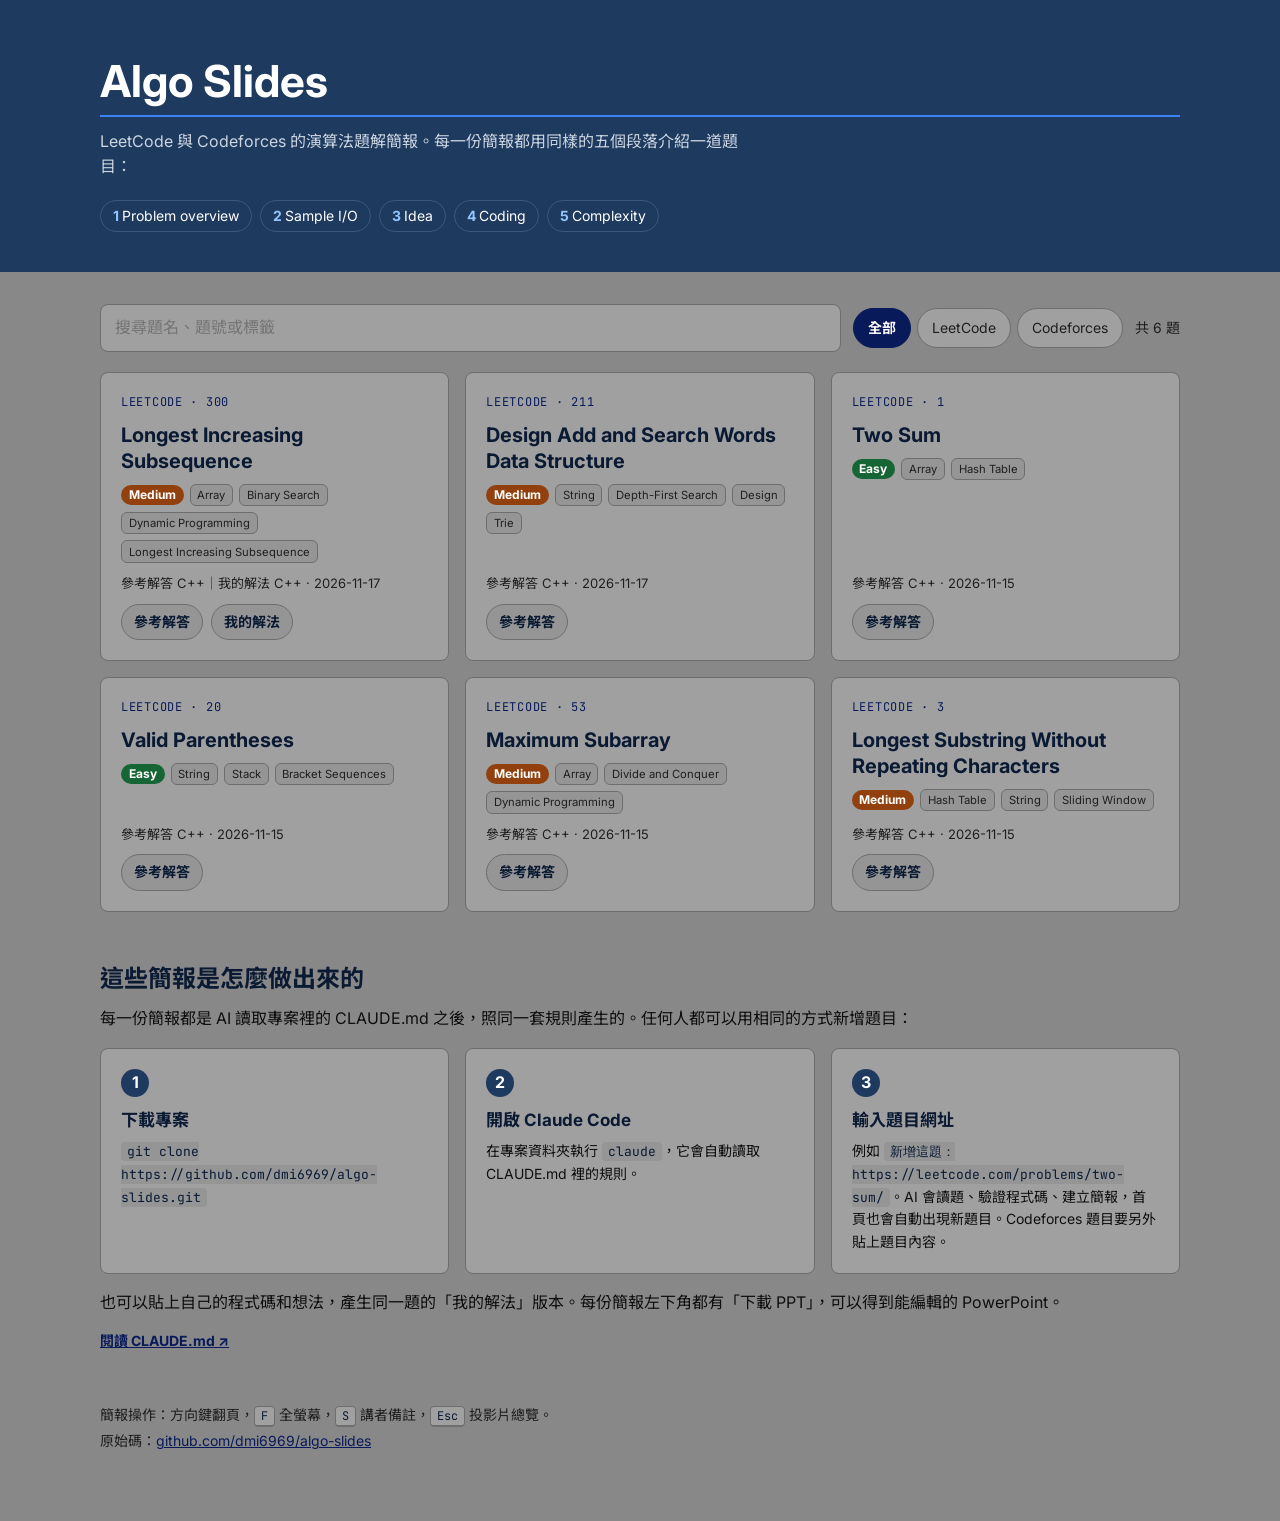
<file: index.html>
<!doctype html>
<html lang="zh-Hant">
<head>
  <meta charset="utf-8">
  <meta name="viewport" content="width=device-width, initial-scale=1">
  <title>Algo Slides</title>
  <meta name="description" content="LeetCode 與 Codeforces 演算法題解簡報">
  <link rel="preconnect" href="https://fonts.googleapis.com">
  <link rel="preconnect" href="https://fonts.gstatic.com" crossorigin>
  <link rel="stylesheet" href="https://fonts.googleapis.com/css2?family=Inter:wght@400;600;700&family=JetBrains+Mono:wght@400;700&family=Noto+Sans+TC:wght@400;700&display=swap">
  <link rel="stylesheet" href="assets/style.css">
</head>
<body class="home">
  <div class="home-hero">
    <header class="home-header">
      <h1>Algo Slides</h1>
      <p class="subtitle">LeetCode 與 Codeforces 的演算法題解簡報。每一份簡報都用同樣的五個段落介紹一道題目：</p>
      <ol class="part-chips">
        <li>Problem overview</li>
        <li>Sample I/O</li>
        <li>Idea</li>
        <li>Coding</li>
        <li>Complexity</li>
      </ol>
    </header>
  </div>

  <main class="home-main">
    <div class="toolbar">
      <input id="search" type="search" placeholder="搜尋題名、題號或標籤" aria-label="搜尋題目">
      <div class="filter-group" role="group" aria-label="依平台篩選">
        <button type="button" data-platform="all" aria-pressed="true">全部</button>
        <button type="button" data-platform="LeetCode" aria-pressed="false">LeetCode</button>
        <button type="button" data-platform="Codeforces" aria-pressed="false">Codeforces</button>
      </div>
      <p id="count" class="count" aria-live="polite"></p>
    </div>

    <ul id="problem-grid" class="problem-grid"></ul>
    <p id="empty" class="empty" hidden></p>
  </main>

  <section class="how" aria-labelledby="how-title">
    <h2 id="how-title">這些簡報是怎麼做出來的</h2>
    <p>每一份簡報都是 AI 讀取專案裡的 CLAUDE.md 之後，照同一套規則產生的。任何人都可以用相同的方式新增題目：</p>
    <ol class="how-steps">
      <li>
        <h3>下載專案</h3>
        <p><code>git clone https://github.com/dmi6969/algo-slides.git</code></p>
      </li>
      <li>
        <h3>開啟 Claude Code</h3>
        <p>在專案資料夾執行 <code>claude</code>，它會自動讀取 CLAUDE.md 裡的規則。</p>
      </li>
      <li>
        <h3>輸入題目網址</h3>
        <p>例如 <code>新增這題：https://leetcode.com/problems/two-sum/</code>。AI 會讀題、驗證程式碼、建立簡報，首頁也會自動出現新題目。Codeforces 題目要另外貼上題目內容。</p>
      </li>
    </ol>
    <p class="how-note">也可以貼上自己的程式碼和想法，產生同一題的「我的解法」版本。每份簡報左下角都有「下載 PPT」，可以得到能編輯的 PowerPoint。</p>
    <p class="how-links">
      <a href="https://github.com/dmi6969/algo-slides/blob/main/CLAUDE.md" target="_blank" rel="noopener">閱讀 CLAUDE.md ↗</a>
    </p>
  </section>

  <footer class="home-footer">
    <p>簡報操作：方向鍵翻頁，<kbd>F</kbd> 全螢幕，<kbd>S</kbd> 講者備註，<kbd>Esc</kbd> 投影片總覽。</p>
    <p>原始碼：<a href="https://github.com/dmi6969/algo-slides" target="_blank" rel="noopener">github.com/dmi6969/algo-slides</a></p>
  </footer>

  <script src="problems.js"></script>
  <script src="assets/home.js"></script>
</body>
</html>
</file>
<file: assets/style.css>
/* ==========================================================================
   Algo Slides 共用樣式（規則見 CLAUDE.md 第 7 節）
   1. 設計變數：全站的顏色與字型只能在這裡定義
   2. 共用元件：難度徽章、標籤
   3. 首頁（body.home）
   4. 簡報內容（.reveal）
   5. 簡報外層：段落導覽列、結構警告
   ========================================================================== */

/* ---------- 1. 設計變數 ---------- */
:root {
  color-scheme: light;

  /* 底色與文字：中灰 #888888。中灰底上只有接近黑色的字夠清楚，所以文字一律用深色 */
  --bg: #888888;
  --surface: #a0a0a0;
  --surface-2: #959595;
  --border: #6e6e6e;
  --text: #0f0f0f;
  --text-strong: #0a1a33;
  --text-muted: #1f1f1f;

  /* 主色：深藍（中灰底上，亮藍色的字會看不清楚） */
  --accent: #081a5a;
  --accent-hover: #000c33;
  --accent-on-navy: #3b82f6;
  --accent-bg: #9ca6b8;
  --accent-border: #6d7a92;

  /* 深藍：分隔頁、表格標題列、首頁頂部 */
  --navy: #1e3a5f;
  --navy-border: #3b5779;
  --on-navy: #ffffff;
  --on-navy-soft: #cbd5e1;
  --on-navy-muted: #93c5fd;

  /* 綠：重點框 */
  --success: #0f4d25;
  --success-bg: #98ad9e;
  --success-text: #062712;

  /* 程式碼區塊 */
  --code-bg: #0f172a;
  --code-text: #c9d1d9;
  --code-comment: #8b949e;

  /* 難度：當作徽章的底色，搭配白字 */
  --easy: #166534;
  --medium: #92400e;
  --hard: #b91c1c;

  /* 警告 */
  --danger: #b91c1c;
  --on-danger: #ffffff;

  /* 字型與圓角 */
  --font-body: "Inter", "Noto Sans TC", "Microsoft JhengHei", "PingFang TC", system-ui, sans-serif;
  --font-code: "JetBrains Mono", Consolas, "Courier New", monospace;
  --radius: 8px;

  /* reveal.js 主題變數：覆寫 white 主題。字級以 1280×720 的投影片為準 */
  --r-background-color: var(--bg);
  --r-main-font: var(--font-body);
  --r-main-font-size: 22px;
  --r-main-color: var(--text);
  --r-heading-font: var(--font-body);
  --r-heading-color: var(--text-strong);
  --r-heading-font-weight: 700;
  --r-heading-text-transform: none;
  --r-heading-letter-spacing: normal;
  --r-heading-line-height: 1.25;
  --r-heading1-size: 2.6em;
  --r-heading2-size: 1.55em;
  --r-heading3-size: 1.05em;
  --r-code-font: var(--font-code);
  --r-link-color: var(--accent);
  --r-link-color-hover: var(--accent-hover);
  --r-selection-background-color: var(--accent-border);
  --r-selection-color: var(--text-strong);
}

/* ---------- 2. 共用元件 ---------- */
/* 難度徽章：有色底配白字，不受頁面底色影響 */
.badge {
  display: inline-block;
  padding: 0.1em 0.65em;
  border-radius: 999px;
  background: var(--navy);
  color: var(--on-navy);
  font-size: 0.8em;
  font-weight: 700;
  line-height: 1.5;
}
.badge.easy { background: var(--easy); }
.badge.medium { background: var(--medium); }
.badge.hard { background: var(--hard); }
.badge.rating { background: var(--navy); }

.tag {
  display: inline-block;
  padding: 0.1em 0.6em;
  border: 1px solid var(--border);
  border-radius: 6px;
  background: var(--surface-2);
  color: var(--text-muted);
  font-size: 0.75em;
  line-height: 1.6;
}
.tag-list {
  display: inline-flex;
  flex-wrap: wrap;
  gap: 0.35em;
}

kbd {
  padding: 1px 6px;
  border: 1px solid var(--border);
  border-bottom-width: 2px;
  border-radius: 4px;
  background: var(--surface);
  color: var(--text-strong);
  font-family: var(--font-code);
  font-size: 0.85em;
}

/* ---------- 3. 首頁 ---------- */
body.home {
  margin: 0;
  min-height: 100vh;
  background: var(--bg);
  color: var(--text);
  font-family: var(--font-body);
  font-size: 16px;
  line-height: 1.6;
}
.home a { color: var(--accent); }
.home a:hover { color: var(--accent-hover); }

.home-header,
.home-main,
.home-footer {
  max-width: 1080px;
  margin: 0 auto;
  padding-left: 16px;
  padding-right: 16px;
}

/* 首頁頂部：深藍色橫幅，和簡報的分隔頁一致 */
.home-hero {
  margin-bottom: 32px;
  background: var(--navy);
}
.home-header {
  padding-top: 56px;
  padding-bottom: 40px;
}
.home-header h1 {
  margin: 0 0 12px;
  padding-bottom: 8px;
  border-bottom: 2px solid var(--accent-on-navy);
  color: var(--on-navy);
  font-size: clamp(32px, 6vw, 44px);
  line-height: 1.15;
}
.home-header .subtitle {
  max-width: 40em;
  margin: 0;
  color: var(--on-navy-soft);
}

.part-chips {
  display: flex;
  flex-wrap: wrap;
  gap: 8px;
  margin: 20px 0 0;
  padding: 0;
  list-style: none;
  counter-reset: part;
}
.part-chips li {
  counter-increment: part;
  padding: 4px 12px;
  border: 1px solid var(--navy-border);
  border-radius: 999px;
  color: var(--on-navy);
  font-size: 14px;
}
.part-chips li::before {
  content: counter(part) " ";
  color: var(--on-navy-muted);
  font-weight: 700;
}

.toolbar {
  display: flex;
  flex-wrap: wrap;
  align-items: center;
  gap: 12px;
  margin-bottom: 20px;
}
.toolbar input[type="search"] {
  flex: 1 1 240px;
  min-width: 0;
  padding: 10px 14px;
  border: 1px solid var(--border);
  border-radius: var(--radius);
  background: var(--surface);
  color: var(--text);
  font: inherit;
}
.toolbar input[type="search"]:focus {
  border-color: transparent;
  outline: 2px solid var(--accent);
  outline-offset: 1px;
}

.filter-group {
  display: flex;
  flex-wrap: wrap;
  gap: 6px;
}
.filter-group button {
  padding: 8px 14px;
  border: 1px solid var(--border);
  border-radius: 999px;
  background: var(--surface);
  color: var(--text-muted);
  font: inherit;
  font-size: 14px;
  cursor: pointer;
}
.filter-group button:hover {
  border-color: var(--text-muted);
  color: var(--text-strong);
}
.filter-group button[aria-pressed="true"] {
  border-color: var(--accent);
  background: var(--accent);
  color: var(--on-navy);
  font-weight: 700;
}

.count {
  margin: 0;
  color: var(--text-muted);
  font-size: 14px;
}

.problem-grid {
  display: grid;
  grid-template-columns: repeat(auto-fill, minmax(260px, 1fr));
  gap: 16px;
  margin: 0;
  padding: 0;
  list-style: none;
}
/* 題目卡片：標題連到參考解答，下方的按鈕切換版本 */
.problem-card {
  display: flex;
  flex-direction: column;
  gap: 10px;
  box-sizing: border-box;
  height: 100%;
  padding: 20px;
  border: 1px solid var(--border);
  border-radius: var(--radius);
  background: var(--surface);
  transition: border-color 0.15s, transform 0.15s;
}
.problem-card:hover,
.problem-card:focus-within {
  border-color: var(--accent);
  transform: translateY(-2px);
}
.problem-card h2 a {
  color: inherit;
  text-decoration: none;
}
.problem-card h2 a:hover { text-decoration: underline; }
.card-versions {
  display: flex;
  flex-wrap: wrap;
  gap: 8px;
}
.card-versions a {
  padding: 6px 12px;
  border: 1px solid var(--border);
  border-radius: 999px;
  background: var(--surface-2);
  color: var(--text-strong);
  font-size: 14px;
  font-weight: 700;
  text-decoration: none;
}
.card-versions a:hover { border-color: var(--accent); }
.problem-card .eyebrow {
  margin: 0;
  color: var(--accent);
  font-family: var(--font-code);
  font-size: 12px;
  letter-spacing: 0.06em;
  text-transform: uppercase;
}
.problem-card h2 {
  margin: 0;
  color: var(--text-strong);
  font-size: 20px;
  line-height: 1.3;
}
.card-meta {
  display: flex;
  flex-wrap: wrap;
  align-items: center;
  gap: 6px;
  font-size: 15px;
}
.card-foot {
  margin: auto 0 0;
  color: var(--text-muted);
  font-size: 13px;
}

.empty {
  padding: 48px 16px;
  border: 1px dashed var(--border);
  border-radius: var(--radius);
  color: var(--text-muted);
  text-align: center;
}

.home-footer {
  padding-top: 48px;
  padding-bottom: 64px;
  color: var(--text-muted);
  font-size: 14px;
}
.home-footer p { margin: 4px 0; }

/* 首頁「製作方式」：說明簡報是 AI 依 CLAUDE.md 產生的 */
.how {
  max-width: 1080px;
  margin: 48px auto 0;
  padding: 0 16px;
}
.how h2 {
  margin: 0 0 8px;
  color: var(--text-strong);
  font-size: 24px;
}
.how > p {
  margin: 0 0 16px;
  color: var(--text);
}
.how-steps {
  display: grid;
  grid-template-columns: repeat(auto-fit, minmax(240px, 1fr));
  gap: 16px;
  margin: 0;
  padding: 0;
  list-style: none;
  counter-reset: how;
}
.how-steps li {
  counter-increment: how;
  padding: 20px;
  border: 1px solid var(--border);
  border-radius: var(--radius);
  background: var(--surface);
}
.how-steps li::before {
  content: counter(how);
  display: grid;
  place-items: center;
  width: 28px;
  height: 28px;
  margin-bottom: 10px;
  border-radius: 50%;
  background: var(--navy);
  color: var(--on-navy);
  font-weight: 700;
}
.how-steps h3 {
  margin: 0 0 6px;
  color: var(--text-strong);
  font-size: 17px;
}
.how-steps p {
  margin: 0;
  font-size: 14px;
}
.how-steps code {
  padding: 1px 6px;
  border-radius: 4px;
  background: var(--surface-2);
  color: var(--text-strong);
  font-family: var(--font-code);
  font-size: 13px;
  overflow-wrap: anywhere;
}
.how .how-note { margin: 16px 0 0; }
.how .how-links {
  margin: 14px 0 0;
  font-size: 14px;
  font-weight: 700;
}

@media (prefers-reduced-motion: reduce) {
  .problem-card { transition: none; }
  .problem-card:hover,
  .problem-card:focus-within { transform: none; }
}

/* ---------- 4. 簡報內容 ---------- */
/* 內容從左上開始排（不垂直置中），四周留固定邊距 */
.reveal .slides { text-align: left; }
.reveal .slides > section {
  box-sizing: border-box;
  padding: 36px 60px 52px;
}

/* 每頁標題：深藍字＋整條藍色底線 */
.reveal h2 {
  margin: 0 0 0.7em;
  padding-bottom: 0.3em;
  border-bottom: 2px solid var(--accent);
}
.reveal h3 { color: var(--text-strong); }

.reveal p,
.reveal li { line-height: 1.6; }
.reveal ul,
.reveal ol {
  display: block;
  margin-left: 1.2em;
}
.reveal li { margin: 0.35em 0; }
.reveal li::marker { color: var(--accent); }
.reveal ol > li::marker { font-weight: 700; }
.reveal strong { color: var(--text-strong); }
.reveal .muted { color: var(--text-muted); }
.reveal .lead {
  color: var(--text-strong);
  font-size: 1.15em;
}
.reveal :not(pre) > code {
  padding: 0.05em 0.35em;
  border: 1px solid var(--border);
  border-radius: 4px;
  background: var(--surface-2);
  color: var(--text-strong);
  font-size: 0.85em;
}

/* .label：藍色小標題，例如「限制」「STEP 1」 */
.reveal .label {
  margin: 1em 0 0.4em;
  color: var(--accent);
  font-size: 0.72em;
  font-weight: 600;
  letter-spacing: 0.1em;
  text-transform: uppercase;
}

/* 標題頁：靠左排列，平台題號用小徽章 */
.reveal .slides > section.title-slide { padding-top: 190px; }
.reveal .title-slide .eyebrow {
  display: inline-block;
  margin: 0;
  padding: 0.3em 0.75em;
  border: 1px solid var(--accent-border);
  border-radius: 6px;
  background: var(--accent-bg);
  color: var(--accent);
  font-family: var(--font-code);
  font-size: 0.72em;
  letter-spacing: 0.08em;
  text-transform: uppercase;
}
.reveal .title-slide h1 {
  margin: 0.35em 0 0.3em;
  line-height: 1.15;
}
.reveal .title-slide .meta {
  display: flex;
  flex-wrap: wrap;
  align-items: center;
  gap: 0.5em;
  padding-bottom: 1em;
  border-bottom: 1px solid var(--border);
}
.reveal .title-slide .source-link {
  margin-top: 0.9em;
  font-size: 0.8em;
}

/* 段落分隔頁與結尾頁：deck.js 自動產生，背景色由 data-background-color 設定 */
.reveal .slides > section.divider-slide { padding-top: 270px; }
.reveal .divider-slide .divider-index {
  margin: 0 0 0.4em;
  color: var(--on-navy-muted);
  font-family: var(--font-code);
  font-size: 0.8em;
  letter-spacing: 0.1em;
}
.reveal .divider-slide h2 {
  border-bottom-color: var(--accent-on-navy);
  color: var(--on-navy);
  font-size: 2.4em;
}
.reveal .slides > section.end-slide {
  padding-top: 290px;
  text-align: center;
}
.reveal .end-slide h2 {
  border: 0;
  color: var(--on-navy);
  font-size: 2.6em;
}

/* .callout：淺綠色重點框；.callout.info：淺藍色補充說明框 */
.reveal .callout {
  margin: 0.8em 0 0;
  padding: 0.7em 1em;
  border-left: 3px solid var(--success);
  border-radius: 0 var(--radius) var(--radius) 0;
  background: var(--success-bg);
  font-size: 0.9em;
}
.reveal .callout strong { color: var(--success-text); }
.reveal .callout.info {
  border-left-color: var(--accent);
  background: var(--accent-bg);
}
.reveal .callout.info strong { color: var(--accent); }

/* .io-grid：Input / Output 並排 */
.reveal .io-grid {
  display: grid;
  grid-template-columns: 1fr 1fr;
  gap: 1em;
}
.reveal .io-grid h3 {
  margin: 0 0 0.4em;
  color: var(--accent);
  font-size: 0.72em;
  font-weight: 600;
  letter-spacing: 0.1em;
}
.reveal .io-grid pre {
  box-sizing: border-box;
  width: 100%;
  margin: 0;
  padding: 0.8em 1em;
  border: 1px solid var(--border);
  border-radius: var(--radius);
  background: var(--surface-2);
  box-shadow: none;
  color: var(--text-strong);
  font-size: 0.8em;
  line-height: 1.6;
  white-space: pre-wrap;
}

/* .trace-input：逐步說明頁的最上方，固定顯示正在追蹤的範例，觀眾不用翻回前一頁 */
.reveal .trace-input {
  display: flex;
  flex-wrap: wrap;
  align-items: center;
  gap: 0.4em 0.6em;
  margin: 0 0 0.8em;
  padding: 0.5em 0.9em;
  border: 1px solid var(--border);
  border-left: 3px solid var(--accent);
  border-radius: 0 var(--radius) var(--radius) 0;
  background: var(--surface);
  font-size: 0.85em;
}
.reveal .trace-input .io-label {
  color: var(--accent);
  font-size: 0.8em;
  font-weight: 600;
  letter-spacing: 0.1em;
}
.reveal .trace-input code + .io-label { margin-left: 1em; }
.reveal .trace-input code { font-size: 0.95em; }

/* table.trace、table.complexity：深藍標題列、斑馬紋 */
.reveal table.trace,
.reveal table.complexity {
  width: auto;
  max-width: 100%;
  margin: 0;
  border-collapse: collapse;
  background: var(--surface);
  font-size: 0.78em;
}
.reveal table.trace th,
.reveal table.trace td,
.reveal table.complexity th,
.reveal table.complexity td {
  padding: 0.4em 0.9em;
  border: 1px solid var(--border);
  line-height: 1.45;
  text-align: left;
  vertical-align: middle;
}
.reveal table.trace th,
.reveal table.complexity th {
  border-color: var(--navy);
  background: var(--navy);
  color: var(--on-navy);
  font-weight: 600;
}
.reveal table.trace tbody tr:nth-child(even) td,
.reveal table.complexity tbody tr:nth-child(even) td {
  background: var(--surface-2);
}
.reveal table.trace td:first-child {
  color: var(--text-muted);
  white-space: nowrap;
}
.reveal table.trace tr.is-answer td {
  background: var(--success-bg);
  color: var(--success-text);
  font-weight: 700;
}
.reveal table.complexity td:nth-child(2) {
  color: var(--accent);
  white-space: nowrap;
}

/* KaTeX 公式：大小配合內文，獨立公式置中、太寬時可以橫向捲動 */
.reveal .katex { font-size: 1.08em; }
.reveal .katex-display {
  margin: 0.6em 0;
  overflow-x: auto;
  overflow-y: hidden;
}
.reveal .callout .katex-display { margin: 0.4em 0; }

/* .compare + .card：暴力解 vs 最佳解 */
.reveal .compare {
  display: grid;
  grid-template-columns: 1fr 1fr;
  gap: 1em;
}
.reveal .card {
  padding: 0.8em 1em;
  border: 1px solid var(--border);
  border-radius: var(--radius);
  background: var(--surface);
  font-size: 0.9em;
}
.reveal .card.is-best { border-color: var(--accent); }
.reveal .card h3 {
  margin: 0 0 0.4em;
  font-size: 1.05em;
}
.reveal .card.is-best h3 { color: var(--accent); }
.reveal .card ul { margin-left: 1em; }

/* ol.steps：藍色編號步驟 */
.reveal ol.steps { margin-left: 1.3em; }
.reveal ol.steps > li {
  margin: 0.55em 0;
  padding-left: 0.3em;
}

/* 程式碼區塊（reveal.js highlight plugin＋github-dark 配色） */
.reveal pre {
  width: 100%;
  margin: 0.3em 0 0;
  box-shadow: none;
  font-size: 0.72em;
}
.reveal pre code {
  max-height: 560px;
  padding: 1em 1.2em;
  border-radius: var(--radius);
  line-height: 1.55;
}
.reveal .hljs { background: var(--code-bg); }

/* 頁碼：右下角淡灰色 */
.reveal .slide-number {
  right: 16px;
  bottom: 12px;
  background: transparent;
  color: var(--text-muted);
  font-family: var(--font-body);
  font-size: 13px;
}

/* ---------- 5. 簡報外層 ---------- */
/* 段落導覽列：deck.js 產生，固定在左下角 */
.part-nav {
  position: fixed;
  left: 16px;
  bottom: 12px;
  z-index: 30;
  display: flex;
  align-items: center;
  gap: 4px;
  font-family: var(--font-body);
  font-size: 12px;
}
.part-nav a {
  padding: 3px 10px;
  border: 1px solid var(--border);
  border-radius: 999px;
  background: var(--surface);
  color: var(--text-muted);
  text-decoration: none;
  white-space: nowrap;
}
.part-nav a:hover { color: var(--text-strong); }
.part-nav a.is-active {
  border-color: var(--accent);
  background: var(--accent);
  color: var(--on-navy);
  font-weight: 700;
}
.part-nav .home-link { margin-right: 8px; }
.part-nav .switch-link { margin-left: 8px; }

/* 下載 PPT 按鈕 */
.part-nav .ppt-button {
  margin-left: 8px;
  padding: 3px 10px;
  border: 1px solid var(--navy);
  border-radius: 999px;
  background: var(--navy);
  color: var(--on-navy);
  font: inherit;
  font-weight: 700;
  cursor: pointer;
}
.part-nav .ppt-button:hover { background: var(--accent); }
.part-nav .ppt-button:disabled { cursor: progress; opacity: 0.7; }

@media (max-width: 900px) {
  .part-nav a:not(.home-link):not(.switch-link) { display: none; }
}

/* 結構警告：簡報不符合 CLAUDE.md 時由 deck.js 顯示 */
.structure-warning {
  position: fixed;
  top: 0;
  left: 0;
  right: 0;
  z-index: 40;
  padding: 10px 16px;
  background: var(--danger);
  color: var(--on-danger);
  font-family: var(--font-body);
  font-size: 14px;
  line-height: 1.5;
}
.structure-warning ul {
  margin: 4px 0 0;
  padding-left: 20px;
}
</file>
